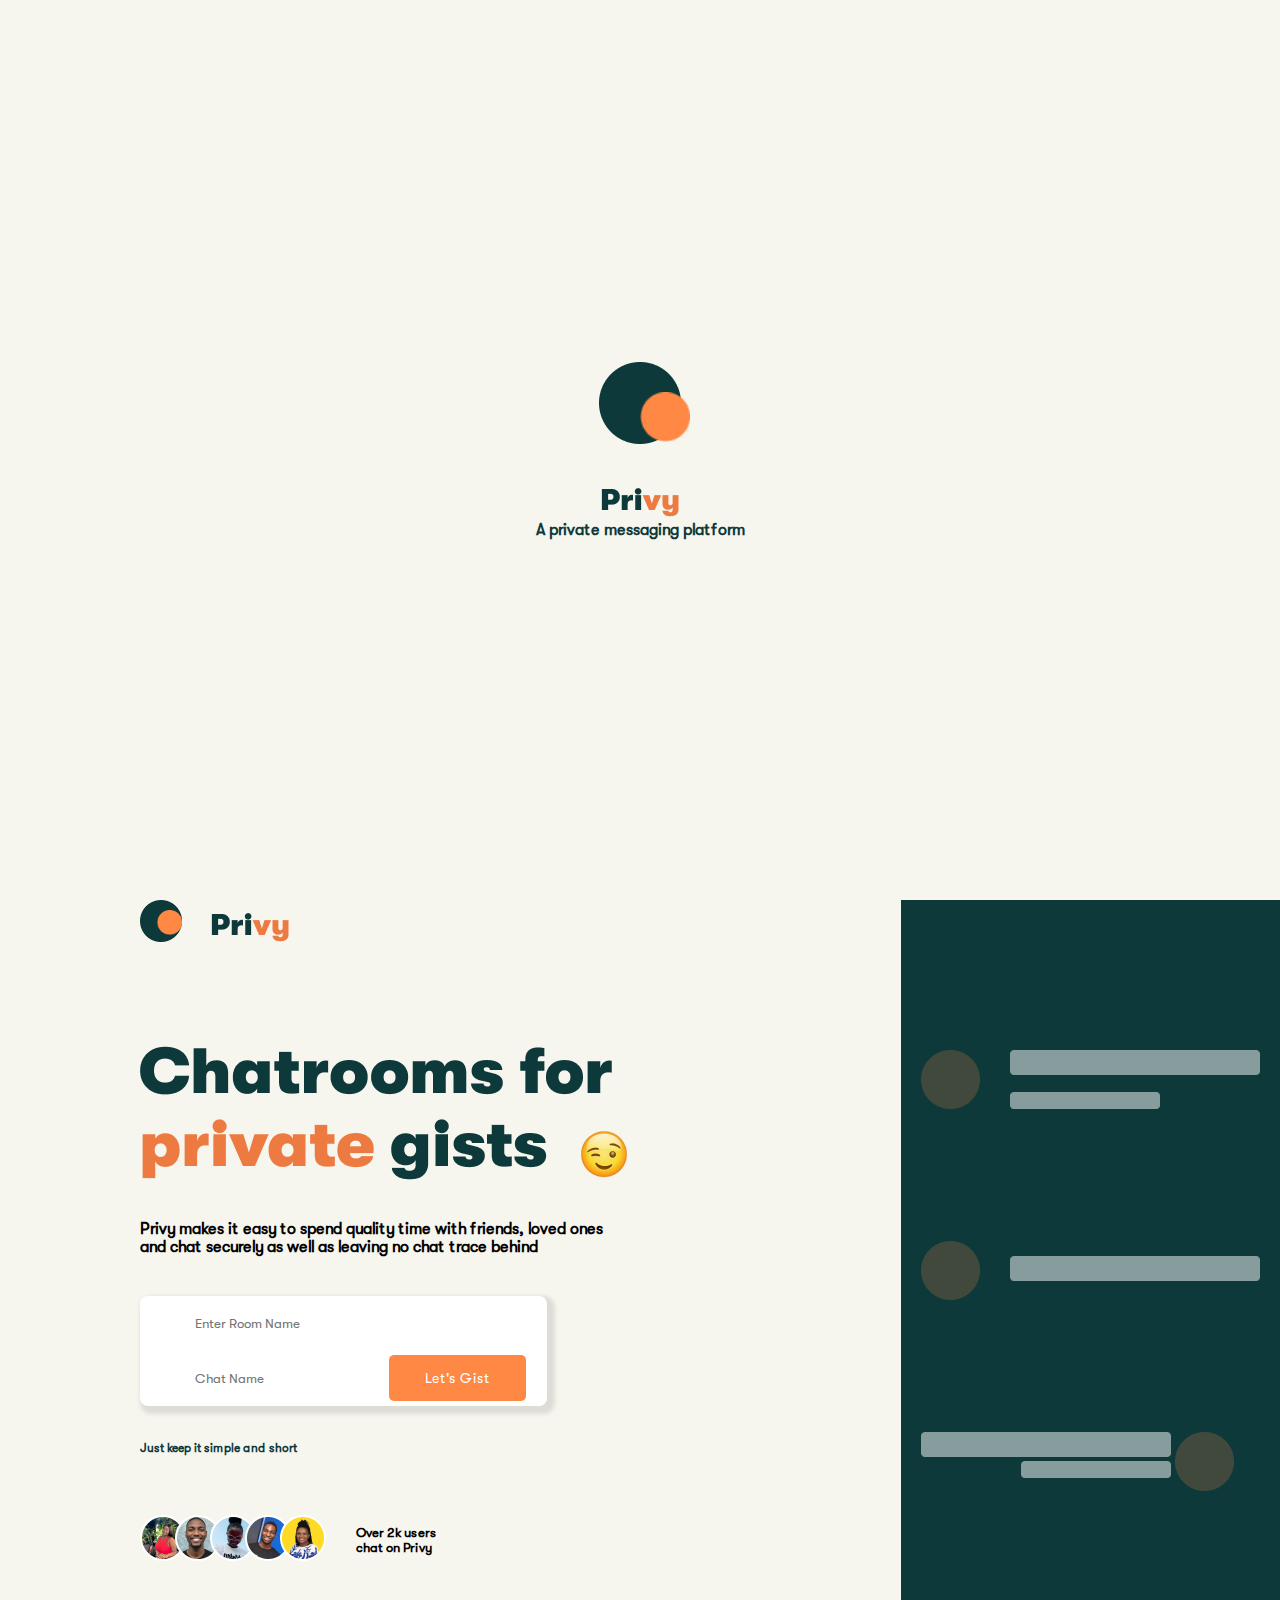
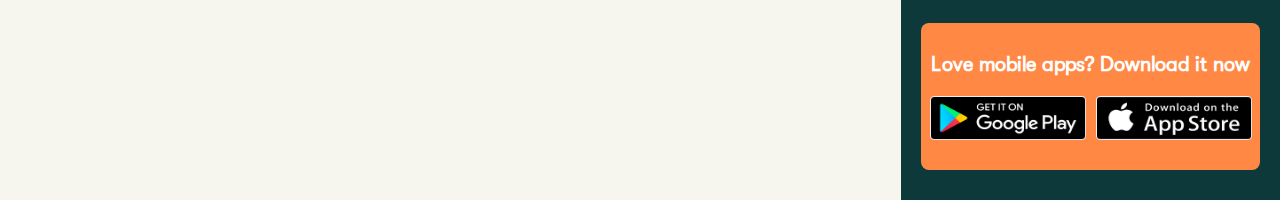
<file: index.html>
<!DOCTYPE html>
<html lang="en">
<head>
    <meta charset="UTF-8">
    <meta http-equiv="X-UA-Compatible" content="IE=edge">
    <meta name="viewport" content="width=device-width, initial-scale=1.0">
    <title>Privy</title>
    <link rel="stylesheet" href="./css/style.css">
    <link rel="shortcut icon" href="./img/favicon.png" type="image/x-icon">

</head>
<body>

    <!-- Loading -->
    <div class="loading">
    <div class="logo">
        <img src="./img/Ellipse 1.png" class= logo--green>
        <img src="./img/Ellipse 3.png" class= "logo--orange">
    </div>

    <div class="name">
        <img src="./img/Privy.png">
    </div>

    <div class="message">
        <p>A private messaging platform</p>
    </div>
    </div>
    <!-- Loading -->

    <main class="main">

        <div class="main__left-container">

            <div class="left-container__logo">
                <img src="./img/Ellipse 1.png" width="42px" height="42px" class="left-container__logo--green">
                <img src="./img/Ellipse 3.png"  width="25px" height="25px" class="left-container__logo--orange">
                <img src="./img/Privy.png"> 
                
            </div>

            <div class="left-container__message">
                <img src="./img/Chatrooms for private gists.png" width="472px" height="133.99px"><img src="./img/smile.png" class="smile">
                <b>Privy makes it easy to spend quality time with friends, loved ones<br> and chat securely as well as leaving no chat trace behind</b>
            </div>

            <div class="left-container__names">
                <form class="form">
                    <input type="text" id="room_name" placeholder="Enter Room Name" required maxlength="15" >
                    <input type="text" id="chat_name" placeholder="Chat Name" required maxlength="15">
                    <input type="submit" value="Let's Gist" id="submit">
                </form>
            </div>

            <div class="left-container__text">
                <p>Just keep it simple and short</p>
            </div>

            <div class="left-container__users">
                <div>
                <img src="./img/Rectangle 6.png">
                <img src="./img/Rectangle 7.png" class="users--img1">
                <img src="./img/Rectangle 8.png" class="users--img2">
                <img src="./img/Rectangle 9.png" class="users--img3">
                <img src="./img/Rectangle 10.png"class="users--img4">
              
                </div>

                <div class="users--text">
                <p>Over 2k users<br> chat on <b>Privy</b></p>
                </div>

            </div>
        </div>

        <div class="main__right-container">

            <div class="right-container__first">
                <img src="./img/Ellipse 5.png">
                <div class="right-container__first--rectangle">
                    <img src="./img/Rectangle 25.png" width="250px" height="25px">
                    <img src="./img/Rectangle 26.png" width="150px">
                </div>
            </div>

            <div class="right-container__second">
                <img src="./img/Ellipse 5.png">
                <div class="right-container__second--rectangle">
                <img src="./img/Rectangle 25.png" width="250px" height="25px">
                </div>
            </div>

            <div class="right-container__third">
                <div class="right-container__third--rectangle">
                <img src="./img/Rectangle 25.png" width="250px" height="25px">
                <img src="./img/Rectangle 26.png" width="150px" class="third--rectangle__small">
                </div>
                <img src="./img/Ellipse 5.png">
            </div>

            <div class="right-container__fourth">
                <strong>Love mobile apps? Download it now</strong>
                <div class="right-container__app-stores">
                    <img src="./img/image.png">
                    <img src="./img/1200px-Download_on_the_App_Store_Badge.png">
                </div>
            </div>

        </div>
    </main>

    <script src="./js/main.js"></script>
</body>
</html>
</file>
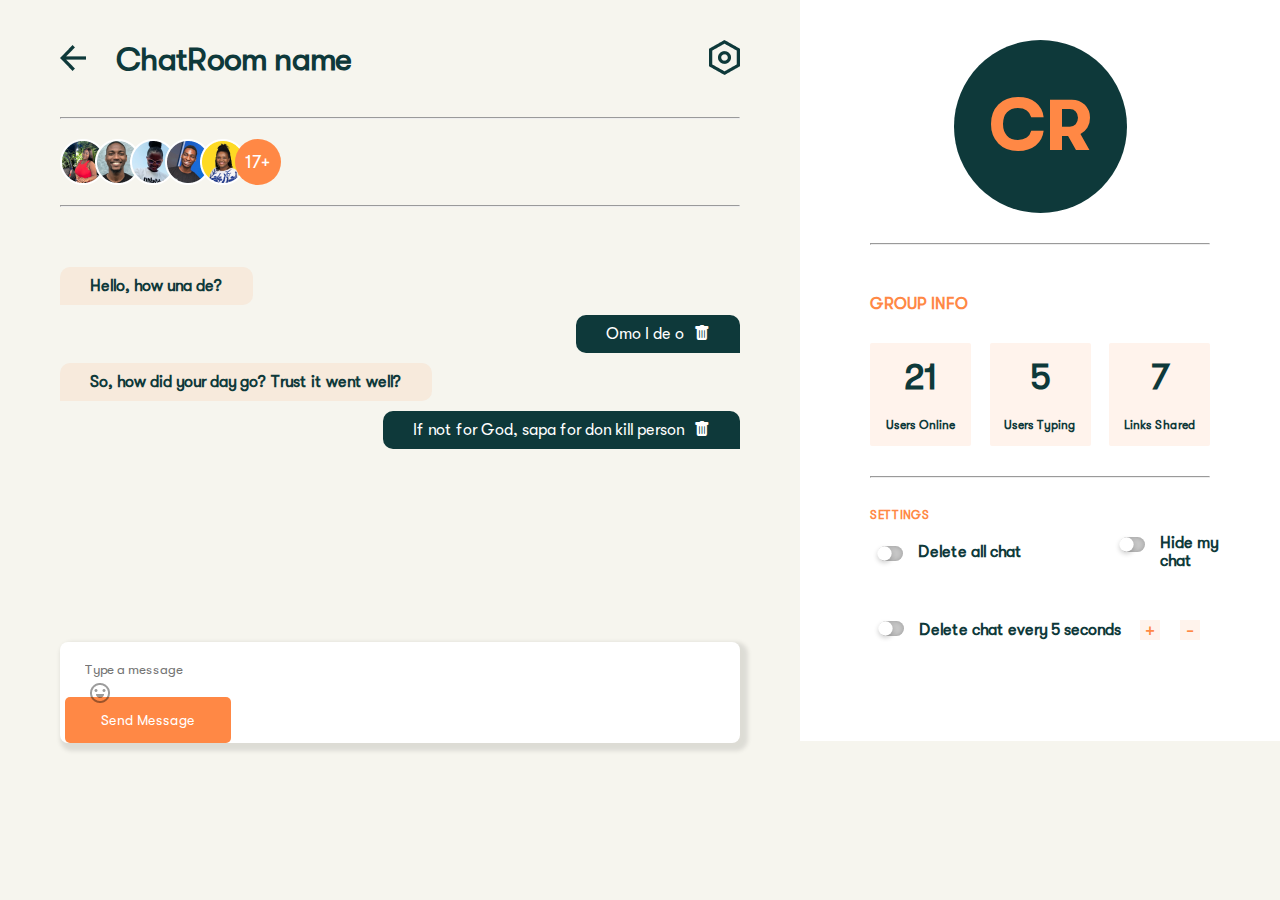
<file: chatroom.html>
<!DOCTYPE html>
<html lang="en">
<head>
    <meta charset="UTF-8">
    <meta http-equiv="X-UA-Compatible" content="IE=edge">
    <meta name="viewport" content="width=device-width, initial-scale=1.0">
    <title>Privy</title>
    <link rel="stylesheet" href="../css/chatroom.css">
    <link rel="stylesheet" href="https://cdn.jsdelivr.net/npm/bootstrap-icons@1.5.0/font/bootstrap-icons.css">
    <link rel="shortcut icon" href="../img/favicon.png" type="image/x-icon">
</head>
<body>
    <main>
        <div class="main-container--left">

            <div class="main-container--left__top">

                <div class="main-container--left__top--text">
                    <a href="../index.html"><img src="../img/back_arrow.png" width="26" height="26"></a>
                    <h1 id="roomTitle">ChatRoom name</h1>
                </div>

                <div class="main-container--left__top--settings">
                    <img src="../img/Vector.png" class="setting--button">
                </div>
            </div>

            <div class="main-container--left__typing">
                <p id="angela"><span id="typing">Angela</span> is typing...</p>
            </div>

            <hr>

            <div class="main-container--left__users">
                <img src="../img/Rectangle 6.png">
                <img src="../img/Rectangle 7.png" class="users--img1">
                <img src="../img/Rectangle 8.png" class="users--img2">
                <img src="../img/Rectangle 9.png" class="users--img3">
                <img src="../img/Rectangle 10.png"class="users--img4">
                <div class="users--img6">17+</div>
            </div>

            <hr>


            <div class="main-container--left__text-area">

               <div id="messages">
                <div class="text-area__first go " >Hello, how una de?</div>

                <div class="text-area__second go disappear">Omo I de o
                    <i class="bi bi-trash-fill" onclick="go()" id="delete" > </i>
                </div>

                <div class="text-area__third go ">So, how did your day go? Trust it went well?</div>

                <div class="text-area__fourth go disappear">If not for God, sapa for don kill person
                    <i class="bi bi-trash-fill" onclick="commot()" id="delete" > </i>
                </div>
            </div> 

            <div class="newDiv2"></div>

            </div>

            <div class="main-container--left__text-field">
                <img src="../img/emoji.png" class="emoji" onclick="tray()" onclick="goTray()">
                <img src="../img/emoji-tray.png" class="emoji-tray">
                <form class="form" id="form">
                    <input type="text" id="text-field" placeholder="Type a message" required onkeypress="isTyping()">
                    <input type="submit" value="Send Message" id="submit">
                </form>
            </div>


        </div>


        <div class="main-container--right">

                    <img src="../img/Vector.png" class="setting--button2">

            <div class="main-container--right__initials"><strong id="chatTitle">cr</strong></div>
            <hr>
            <div class="main-container--right__group-info--text">group info</div>

            <div class="main-container--right__group-info">
                <div class="group-info--first">
                    <h2>21</h2>
                    <h5>Users Online</h5>
                </div>

                <div class="group-info--first">
                    <h2>5</h2>
                    <h5>Users Typing</h5>
                </div>

                <div class="group-info--first">
                    <h2>7</h2>
                    <h5>Links Shared</h5>
                </div>
            </div>
            <hr>
            <div class="main-container--right--settings">

                <b>settings</b>


                <div class="right--settings--chat-display">

                    <div class="chat-display--hide">
                        <input type="checkbox" class="hide" id="hide" onclick="hideChat()">
                        <h6>Hide my chat</h6>
                    </div>

                    <div class="chat-display--delete">
                        <input type="checkbox" class="delete-chat" id="delete-chat" onclick="deleteChat()">
                        <h6>Delete all chat</h6>
                    </div>

                </div>

                <div class="chat-display--timed">
                    <div class="chat-display--timed-delete">
                        <input type="checkbox" class="timed-delete"  onclick="timing()">
                        <h6>Delete chat every <span id="timed-seconds"> 5 </span> seconds</h6>
                    </div>
                    <div class="timed-delete--buttons">
                        <div class="timed-delete--buttons--increase" onclick="increase()" >+</div>
                        <div class="timed-delete--buttons--decrease" onclick="decrease()">-</div>

                    </div>
                </div>

            
            </div>
        </div>
    </main>
    <script src="../js/chat.js"></script>
</body>
</html>
</file>
<file: css/style.css>
*{
    margin: 0;
    padding: 0;
    box-sizing: border-box;
}

body,html {
    width: 100%;
    background-color: #F6F5EE;
    height: 100%;
}

@font-face {
    font-family: GT-Regular;
    src: url(../font/GTWalsheimPro-Regular.woff);
}

@font-face {
    font-family: GT-Bold;
    src: url(../font/GTWalsheimPro-Black.woff);
}

html {
    font-family:  GT-Regular;
}

.loading{
    display: flex;
    justify-content: center;
    align-items: center;
    flex-direction: column;
    width: 100%;
    height: 100%;

}
.logo--green{
    position: relative;
}

.logo--orange{
    position: absolute;
    left:50%;
    top:35%;
    height:50px;
    width: 50px;
}


.logo{
    margin-bottom: 40px;
    position: relative;
}


p{
    color: #0E393A;
    font-weight: 700;
}

main{
    display: flex;
  
}

.main__left-container{
    display: flex;
    flex: 2;
    flex-direction: column;
    padding: 0px 180px 60px 140px;
    position: relative;
}

.main__right-container{
    display: flex;
    flex: 1;
    flex-direction: column;
    background-color:#0E393A;
    height: 100vh;
    padding: 150px 20px 30px 20px;
    justify-content: space-between;

}

.right-container__first{
display: flex;

}

.right-container__first--rectangle{
    display: flex;
    flex-direction: column;
    margin-left: 30px;
    justify-content: space-between;
}

.right-container__second{
 display: flex;
 align-items: center;
}

.right-container__second--rectangle{
    margin-left: 30px;
}

.right-container__third{
    display: flex;
}

.right-container__third--rectangle{
    width: 75%;
}

.third--rectangle__small{
    margin-left: 100px;
}

.right-container__fourth{
    width: 100%;
    background-color:#FF8845;
    padding: 30px 0px;
    font-size: 20px;
    display: flex;
    flex-direction: column;
    color: white;
    align-items: center; 
    font-weight: 700;   
    border-radius:8px;
}

.right-container__app-stores{
    display: flex;
    margin-top: 20px;
    justify-content: space-between;
}

.right-container__app-stores img{
    width: 156px;
    height: 44px;
}

.right-container__app-stores img:nth-of-type(1){
    margin-right: 10px;
}
 

.left-container__logo--orange{
    position:absolute;
    top:10px;
    left:157px
}

.left-container__logo--green{
    margin-right: 25px;
    position: relative;
}

.left-container__logo{
    margin-bottom: 100px;
}

.smile{
    position: absolute;
    top: 230px;
    left:580px;
}

.left-container__message{
    display: flex;
    flex-direction: column;
    margin-bottom: 40px;
}

.left-container__message img{
    margin-bottom: 40px;
}

.left-container__names{
    width: 70%;
    border-radius:8px;
    border: none;
    box-shadow: 4px 4px 4px 4px rgba(0, 0, 0, 0.1);
    position:relative;
    background-color: white;
    margin-bottom: 35px;
    display:flex;
    justify-content: flex-end;
    justify-content: space-between;
    padding-left: 35px;

   
}
 #room_name{
    padding: 20px 0px 20px 20px;
    border-radius:8px;
    border: none;
    font-family: GT-Regular;
    outline: none;

    
}

#chat_name{
    padding: 20px 0px 20px 20px;
    border-radius:8px;
    border: none;
    font-family: GT-Regular;
    margin-right: 16px;
    outline: none;

} 


#submit{
    padding: 15px 36px;
    border-radius:5px;
    border: none;
    background-color:#FF8845;
    color:white;
    font-family: GT-Regular;
    font-size: 14px;
    text-align: center;
    cursor: pointer;

    outline: none;

}


.left-container__text p{
    color: #0E393A;
    font-size: 12px;
}

.left-container__text{
    margin-bottom: 60px;
}

.users--img1{
    position: absolute;
    left: 175px;
    z-index: 10;
}

.users--img2{
    position: absolute;
    left: 210px;
    z-index: 20;
}

.users--img3{
    position: absolute;
    left: 245px;
    z-index: 30;
}

.users--img4{
    position: absolute;
    left: 280px;
    z-index: 40;
}


.left-container__users{
    display: flex;
    flex-direction: row;
}

.users--text{
    display: flex;  
    z-index: 60;
    margin-left: 170px;
    align-items: center;
  
}

.users--text p{
    color:black;
    font-size:13px;
}


@media (max-width : 1024px){
    .loading{
        display: none;
    }

    .main__right-container{
        display: none;
    }

    .main__left-container{
        width: 100%;
        height: 100%;
    }

    .left-container__logo--orange{
        position:absolute;
        top:70px;
        left:107px
    }

    .users--img1{
        position: absolute;
        left: 125px;
        z-index: 10;
    }
    
    .users--img2{
        position: absolute;
        left: 160px;
        z-index: 20;
    }
    
    .users--img3{
        position: absolute;
        left: 195px;
        z-index: 30;
    }
    
    .users--img4{
        position: absolute;
        left: 230px;
        z-index: 40;
    }

    .left-container__names{
        width: 510px;
    }
    
}
</file>
<file: css/chatroom.css>
*{
    margin: 0;
    padding: 0;
    box-sizing: border-box;
}

body,html {
    width: 100%;
    background-color: #F6F5EE;
    height: 100%;
}

@font-face {
    font-family: GT-Regular;
    src: url(../font/GTWalsheimPro-Regular.woff);
}

@font-face {
    font-family: GT-Bold;
    src: url(../font/GTWalsheimPro-Bold.woff);
}

html {
    font-family:  GT-Regular;
}

main{
    display: flex;

}

.main-container--left{
    display: flex;
    flex-direction: column;
    padding: 40px 60px;
    flex: 2;
    overflow: hidden;
}

.main-container--left__top{
display: flex;
justify-content: space-between;
align-items: center;
}

.main-container--left__top--text{
    display: flex;
    align-items: center;
    justify-content: space-between;
}

h1{
    margin-left: 30px;
    color: #0E393A;
}

.main-container--left__typing{
   
    margin-bottom: 20px;

}

#angela{
    padding-left: 60px;
    color: #00000099;
    visibility: hidden;
}

.main-container--left__users{
    position: relative;
    margin:20px 0px;
    display:flex;
}

.users--img1{
    position: absolute;
    left: 35px;
    z-index: 10;
}

.users--img2{
    position: absolute;
    left: 70px;
    z-index: 20;
}

.users--img3{
    position: absolute;
    left: 105px;
    z-index: 30;
}

.users--img4{
    position: absolute;
    left: 140px;
    z-index: 40;
}


.users--img6{
    background-color: #FF8845;
    width: 45.99px;
    height: 45.99px;
    position: absolute;
    left: 175px;
    z-index: 60;
    border-radius: 50%;
    display: flex;
    justify-content: center;
    align-items: center;
    color: white;
    font-size:18px;

}



#delete{
    cursor: pointer;
}
.text{
    display:flex;
    flex-direction: column;
    
}

.main-container--left__text-area{
    display: flex;
    flex-direction: column;
    margin-top: 60px;
    overflow-y: scroll;
    height:315px;
    visibility:visible;

    
}
.message{
    padding:10px 30px;

}

#messages{
    display: flex;
    flex-direction: column;
}

.newDiv2{
    display: flex;
    flex-direction: column;
    display: none;
}

.text-area__first{
    background: rgba(255, 136, 69, 0.1);
    border-radius: 10px 10px 10px 0px;
    display: flex;
    justify-content: center;
    align-items: center;
    position: relative;
    color:#0E393A;
    font-weight: 600;
    align-self: flex-start;
    margin-bottom: 10px;
    padding:10px 30px;

}

.text-area__second{
    background: #0E393A;
    border-radius: 10px 10px 0px 10px;
    margin-bottom: 10px;

    display: flex;
    justify-content: center;
    align-items: center;
    position: relative;
    color: #fff;
    padding:10px 30px;
    align-self: flex-end;
    

}

.text-area__third{
    background: rgba(255, 136, 69, 0.1);
    border-radius: 10px 10px 10px 0px;
    display: flex;
    margin-bottom: 10px;

   justify-content:center;
   align-items: center;
    position: relative;
    color:#0E393A;
    font-weight: 600;
    padding-left: 10px;
    padding:10px 30px;
    align-self: flex-start;

}


.text-area__fourth{
    background: #0E393A;
    border-radius: 10px 10px 0px 10px;
    margin-bottom: 10px;
    display: flex;
    justify-content: center;
    align-items: center;
    position: relative;
    color: #fff;
    align-self: flex-end;
    padding-left: 15px;
    padding:10px 30px;
    
}

.text-area__new{
    background: #0E393A;
    border-radius: 10px 10px 0px 10px;
    margin: 10px 0px;
    display: flex;
    justify-content: center;
    align-items: center;
    position: relative;
    color: #fff;
    align-self: flex-end;
    padding:10px 30px;
}

.main-container--left__text-field{
    background-color: white;
    max-width: 100%;
    padding: 0px 5px;
    margin-top: 60px;
    border: none;
    box-shadow: 4px 4px 4px 4px rgba(0, 0, 0, 0.1);
    position:relative;
    border-radius:8px;
    display: flex;
    justify-content: flex-end;
    align-items: center;
    
}

#text-field{
    padding: 20px 0px 20px 20px;
    border-radius:8px;
    border: none;
    font-family: GT-Regular;
    width:620px;
    outline: none;
}

#submit{
    padding: 15px 36px;
    border-radius:5px;
    border: none;
    background-color:#FF8845;
    color:white;
    font-family: GT-Regular;
    font-size: 14px;
    text-align: center;
    cursor: pointer;
    outline: none;

    
}

.emoji{
    position: absolute;
    left:30px;
}



.main-container--right{
    display: flex;
    background-color:white;
    flex:1;
    height: 741px;
    padding: 40px 70px;
    flex-direction: column;
    position: relative;
    transition: 0.5s;
}

.main-container--right__initials{
    width:173px;
    height:173px;
    background: #0E393A;
    align-self: center;
    border-radius: 50%;
    display: flex;
    justify-content: center;
    align-items: center;
    
    margin-bottom: 30px;
}

#chatTitle{
    color: #FF8845;
    text-transform: uppercase;
    font-family: GT-Bold;
    font-size: 72px;
}

.main-container--right__group-info--text{
    margin:50px 0px 30px;
    text-transform: uppercase;  
    color: #FF8845;
    font-weight: 700;
    cursor:pointer;
}
.main-container--right__group-info{
    display: flex;
    justify-content: space-between;
    margin-bottom: 30px;
}

.group-info--first{
    display: flex;
    flex-direction: column;
    width: 101px;
    height: 103px;
    color: #0E393A;
    justify-content: center;
    align-items: center;
    background: rgba(255, 136, 69, 0.1);
    border-radius: 2px;
}

h2{
    font-size:36px;
    font-weight: 700;
}

h5{
    font-size:12px;
    margin-top:20px;
}

#delete{
    margin-left: 10px;
}

.emoji-tray{
    position:absolute;
    left:0;
    top:-120px;
    visibility:hidden;
}

.main-container--right--settings{
    display: flex;
    flex-direction: column;
    margin-top: 30px;

}

b{
    text-transform: uppercase;
    color: #FF8845;
    font-size: 12px;
    font-weight:700;
}

.right--settings--chat-display{
    display: flex;
    justify-content: space-between;
    margin-top: 30px;
}

.chat-display--hide{
    transform: translate(-50%,-50%);
    position: absolute;
    left: 400px;
    display: flex;
    align-items: center;

}

h6{
    font-size:16px;
    color: #0E393A;
}

.hide{
    width:25px;
    height:15px;
    -webkit-appearance: none;
    background-color: #c6c6c6;
    outline:none;
    border-radius:20px;
    box-shadow: inset 0 0 5px rgba(0,0,0,0.2);
    transition: .5s;
    position: absolute;
    top: 3px;
    left: -40px;
    cursor: pointer;

}

.hide:checked{
    background-color: #FF8845;  
    cursor: pointer;

}

.hide:before{
    content: '';
    position: absolute; 
    width: 13px;
    height: 13px;
    border-radius:20px;
    top: 1px;
    left: 0;
    background-color: #fff;
    transform:scale(1.1);
    box-shadow: 0 2px 5px rgba(0, 0, 0,.2);
    cursor: pointer;

    transition: .5s;
} 



.hide:checked:before{
    left:10px;
    cursor: pointer;

}

.chat-display--delete{
    transform: translate(-50%,-50%);
    position: absolute;
    left: 170px;
    display: flex;
    align-items: center;

}

h6{
    font-size:16px;
    color: #0E393A;
}

.delete-chat{
    width:25px;
    height:15px;
    -webkit-appearance: none;
    background-color: #c6c6c6;
    outline:none;
    border-radius:20px;
    box-shadow: inset 0 0 5px rgba(0,0,0,0.2);
    transition: .5s;
    position: absolute;
    top: 3px;
    left: -40px;
    cursor: pointer;

}

.delete-chat:checked{
    background-color: #FF8845;  
    cursor: pointer;

}

.delete-chat:before{
    content: '';
    position: absolute; 
    width: 13px;
    height: 13px;
    border-radius:20px;
    top: 1px;
    left: 0;
    background-color: #fff;
    transform:scale(1.1);
    box-shadow: 0 2px 5px rgba(0, 0, 0,.2);
    transition: .5s;
    cursor: pointer;

} 

.setting--button{
    cursor: pointer;
}

.delete-chat:checked:before{
    left:10px;
    cursor: pointer;
}



.chat-display--timed-delete{
    transform: translate(-50%,-50%);
    position: absolute;
    left: 220px;
    display: flex;
    align-items: center;
    top: 630px;

}

h6{
    font-size:16px;
    color: #0E393A;
}

.timed-delete{
    width:25px;
    height:15px;
    -webkit-appearance: none;
    background-color: #c6c6c6;
    outline:none;
    border-radius:20px;
    box-shadow: inset 0 0 5px rgba(0,0,0,0.2);
    transition: .5s;
    position: absolute;
    top: 0px;
    left: -40px;
    cursor: pointer;

}

.timed-delete:checked{
    background-color: #FF8845;  
    cursor: pointer;

}

.timed-delete:before{
    content: '';
    position: absolute; 
    width: 13px;
    height: 13px;
    border-radius:20px;
    top: 1px;
    left: 0;
    background-color: #fff;
    transform:scale(1.1);
    box-shadow: 0 2px 5px rgba(0, 0, 0,.2);
    transition: .5s;
    cursor: pointer;

} 

.timed-delete:checked:before{
    left:10px;
    cursor: pointer;
}

.chat-display--timed{
    display: flex;
    justify-content: space-between;
    margin-top: 30px;
}
.timed-seconds{
    font-weight: 700;
}

.timed-delete--buttons--increase{
    width: 20px;
    height: 20px;
    background: rgba(255, 136, 69, 0.1);
    display: flex;
    justify-content: center;
    align-items: center;
    font-size:20px;
    color: #FF8845; 
    position: absolute;
    top: 620px;
    left: 340px;
    cursor: pointer;

}

.timed-delete--buttons--decrease{
    width: 20px;
    height: 20px;
    background: rgba(255, 136, 69, 0.1);
    display: flex;
    justify-content: center;
    align-items: center;
    font-size:20px;
    color: #FF8845; 
    position: absolute;
    top: 620px;
    left: 380px;
    cursor: pointer;
}

.setting--button2{
    display: none;
}


@media (max-width : 1024px){

    .setting--button2{
        display: block;
    }

    .main-container--right{
        display: none;
        padding: 40px 15px ;

    }
    .main-container--left{
        padding: 40px 15px ;
      
    }

    .main-container--left__text-field{
        width: 100%;
        display: flex;
        justify-content:center;
    }

    #text-field{
        width: 100%;
    }

    .emoji{
        display: none;
    }

    .main-container--right.active{
        left: 0;
        display: block;
    }
    
    .main-container--left.active{
        display: none ;
    }

    .chat-display--timed-delete{
        left: 160px;
    }
   
    .timed-delete--buttons--increase{
        left:280px;
    }

    .timed-delete--buttons--decrease{
        left: 320px;
    }

    
    .chat-display--delete{
        left: 110px;
    }

    .chat-display--hide{
        left: 290px
    }
    .main-container--right__initials{
        margin-left:90px;
    }

}
</file>
